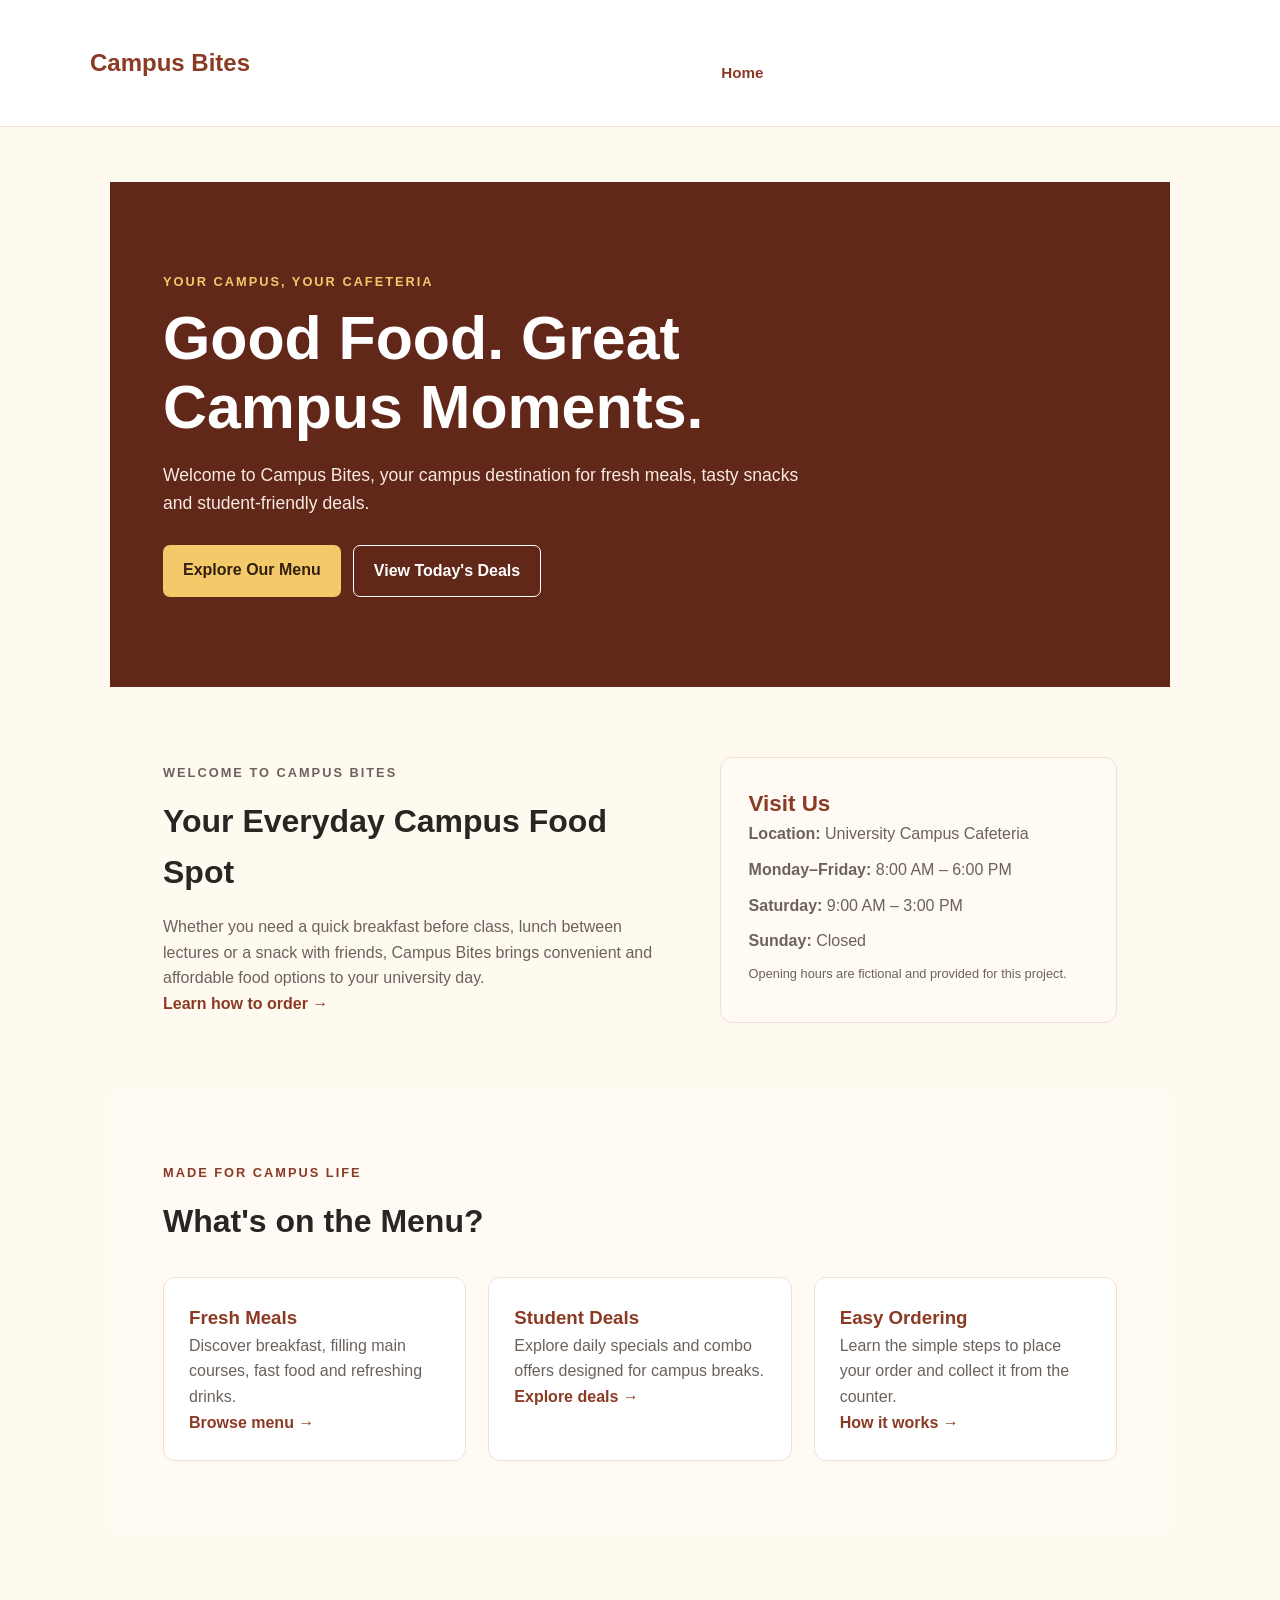
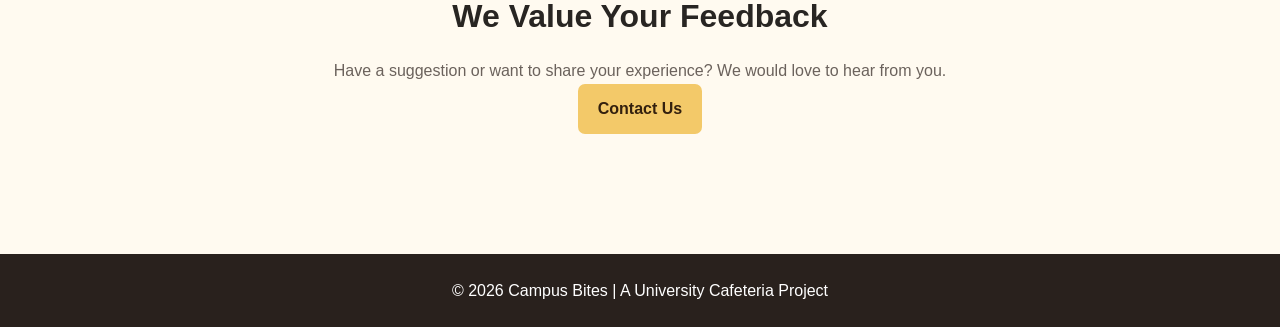
<file: src/index.html>
<!DOCTYPE html>
<html lang="en">
<head>
    <meta charset="UTF-8">
    <meta name="viewport" content="width=device-width, initial-scale=1.0">
    <title>Campus Bites | Home</title>
    <link rel="stylesheet" href="../style/styles.css">
</head>
<body>

    <header class="site-header">
        <div class="container header-content">
            <a class="logo" href="index.html">Campus Bites</a>

            <nav class="site-nav" aria-label="Main navigation">
                <a href="index.html" aria-current="page">Home</a>
                <a href="menu.html">Menu</a>
                <a href="deals.html">Deals</a>
                <a href="order.html">How to Order</a>
                <a href="feedback.html">Feedback</a>
            </nav>
        </div>
    </header>

    <main>
        <section class="hero">
            <div class="container hero-content">
                <p class="eyebrow">YOUR CAMPUS, YOUR CAFETERIA</p>
                <h1>Good Food. Great Campus Moments.</h1>
                <p>
                    Welcome to Campus Bites, your campus destination
                    for fresh meals, tasty snacks and student-friendly deals.
                </p>

                <div class="hero-actions">
                    <a class="button button-primary" href="menu.html">
                        Explore Our Menu
                    </a>
                    <a class="button button-secondary" href="deals.html">
                        View Today's Deals
                    </a>
                </div>
            </div>
        </section>

        <section class="welcome-section container">
            <div>
                <p class="eyebrow">WELCOME TO CAMPUS BITES</p>
                <h2>Your Everyday Campus Food Spot</h2>
                <p>
                    Whether you need a quick breakfast before class,
                    lunch between lectures or a snack with friends,
                    Campus Bites brings convenient and affordable
                    food options to your university day.
                </p>
                <a class="text-link" href="order.html">Learn how to order &rarr;</a>
            </div>

            <div class="info-card">
                <h3>Visit Us</h3>
                <p><strong>Location:</strong> University Campus Cafeteria</p>
                <p><strong>Monday–Friday:</strong> 8:00 AM – 6:00 PM</p>
                <p><strong>Saturday:</strong> 9:00 AM – 3:00 PM</p>
                <p><strong>Sunday:</strong> Closed</p>
                <p class="small-note">
                    Opening hours are fictional and provided for this project.
                </p>
            </div>
        </section>

        <section class="highlights">
            <div class="container">
                <p class="eyebrow">MADE FOR CAMPUS LIFE</p>
                <h2>What's on the Menu?</h2>

                <div class="highlight-grid">
                    <article class="highlight-card">
                        <h3>Fresh Meals</h3>
                        <p>
                            Discover breakfast, filling main courses,
                            fast food and refreshing drinks.
                        </p>
                        <a class="text-link" href="menu.html">Browse menu &rarr;</a>
                    </article>

                    <article class="highlight-card">
                        <h3>Student Deals</h3>
                        <p>
                            Explore daily specials and combo offers
                            designed for campus breaks.
                        </p>
                        <a class="text-link" href="deals.html">Explore deals &rarr;</a>
                    </article>

                    <article class="highlight-card">
                        <h3>Easy Ordering</h3>
                        <p>
                            Learn the simple steps to place your order
                            and collect it from the counter.
                        </p>
                        <a class="text-link" href="order.html">How it works &rarr;</a>
                    </article>
                </div>
            </div>
        </section>

        <section class="feedback-banner">
            <div class="container">
                <h2>We Value Your Feedback</h2>
                <p>
                    Have a suggestion or want to share your experience?
                    We would love to hear from you.
                </p>
                <a class="button button-primary" href="feedback.html">
                    Contact Us
                </a>
            </div>
        </section>
    </main>

    <footer class="site-footer">
        <div class="container">
            <p>&copy; 2026 Campus Bites | A University Cafeteria Project</p>
        </div>
    </footer>

</body>
</html>
</file>
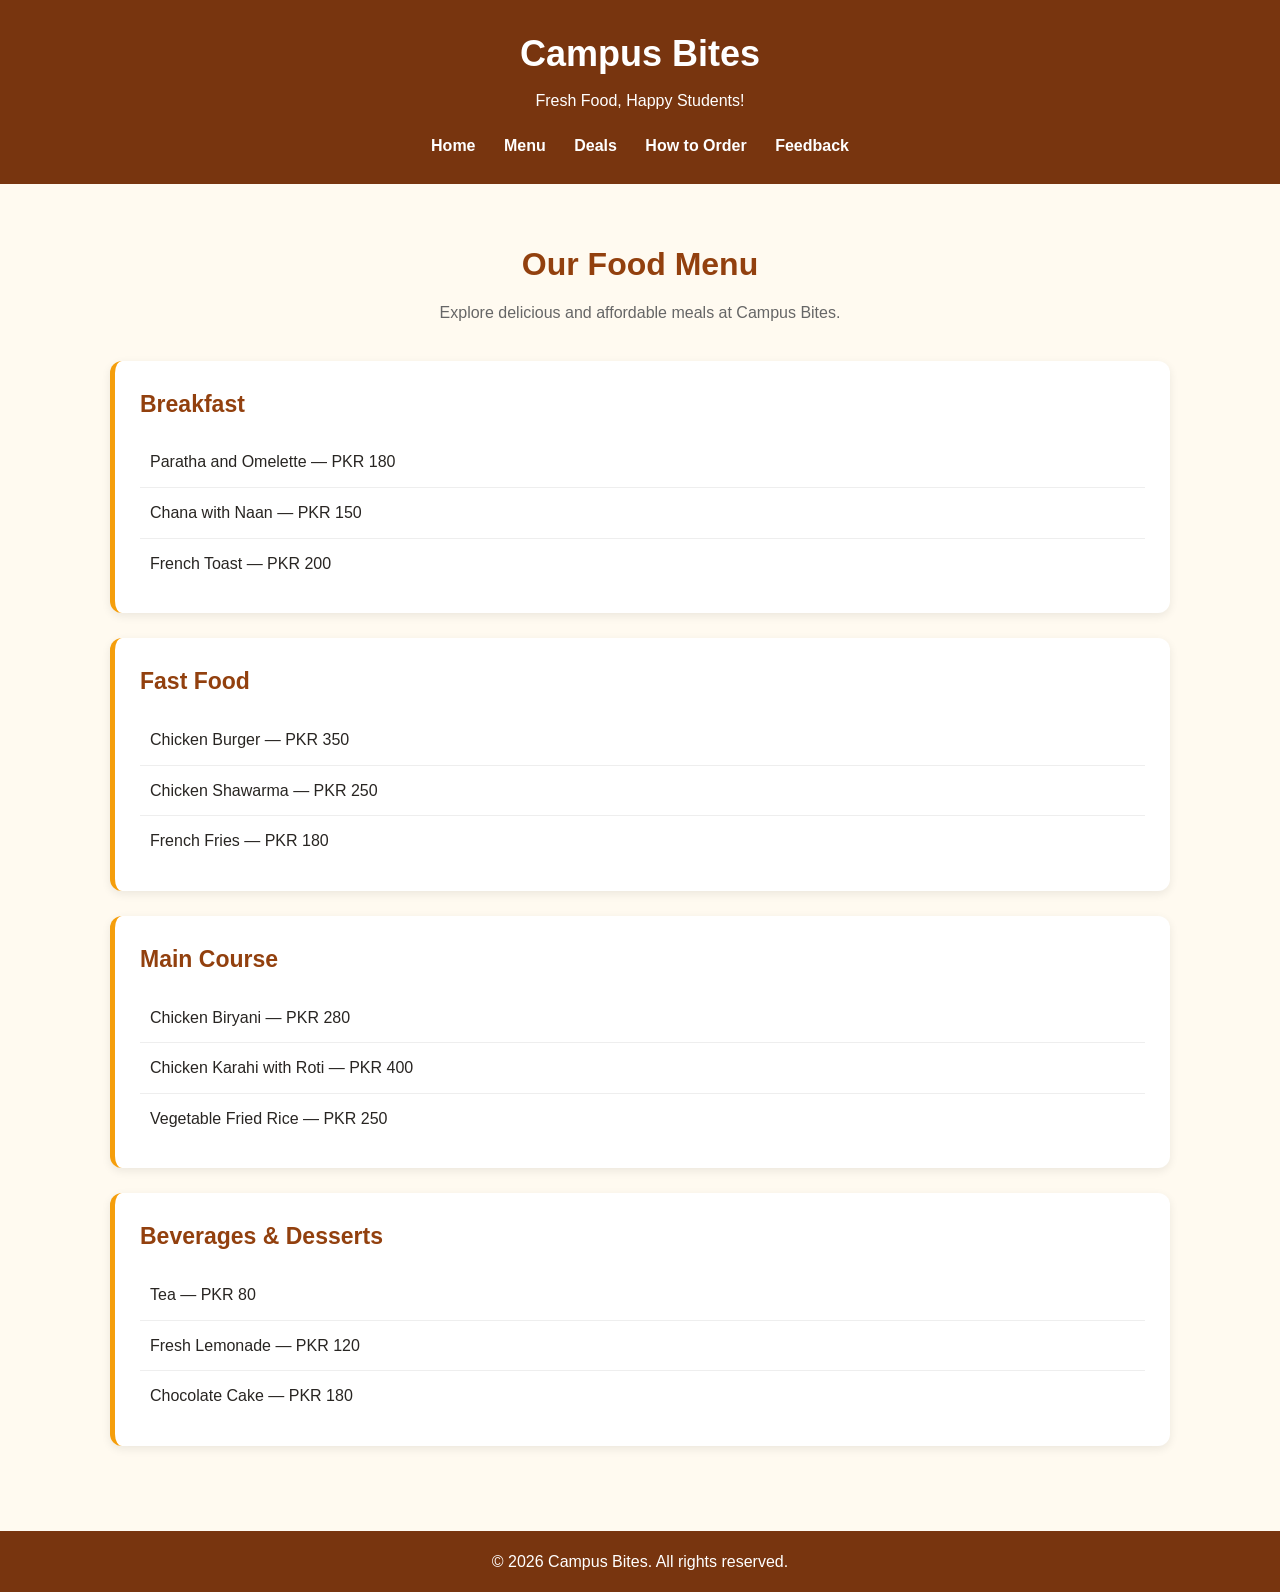
<file: src/menu.html>
<!DOCTYPE html>
<html lang="en">
<head>
    <meta charset="UTF-8">
    <meta name="viewport" content="width=device-width, initial-scale=1.0">
    <title>Menu | Campus Bites</title>
    <link rel="stylesheet" href="../style/styles.css">
</head>
<body>

    <header>
        <h1>Campus Bites</h1>
        <p>Fresh Food, Happy Students!</p>

        <nav>
            <a href="index.html">Home</a>
            <a href="menu.html">Menu</a>
            <a href="deals.html">Deals</a>
            <a href="order.html">How to Order</a>
            <a href="feedback.html">Feedback</a>
        </nav>
    </header>

    <main>
        <h2>Our Food Menu</h2>
        <p>Explore delicious and affordable meals at Campus Bites.</p>

        <section class="menu-category">
            <h3>Breakfast</h3>
            <ul>
                <li>Paratha and Omelette — PKR 180</li>
                <li>Chana with Naan — PKR 150</li>
                <li>French Toast — PKR 200</li>
            </ul>
        </section>

        <section class="menu-category">
            <h3>Fast Food</h3>
            <ul>
                <li>Chicken Burger — PKR 350</li>
                <li>Chicken Shawarma — PKR 250</li>
                <li>French Fries — PKR 180</li>
            </ul>
        </section>

        <section class="menu-category">
            <h3>Main Course</h3>
            <ul>
                <li>Chicken Biryani — PKR 280</li>
                <li>Chicken Karahi with Roti — PKR 400</li>
                <li>Vegetable Fried Rice — PKR 250</li>
            </ul>
        </section>

        <section class="menu-category">
            <h3>Beverages &amp; Desserts</h3>
            <ul>
                <li>Tea — PKR 80</li>
                <li>Fresh Lemonade — PKR 120</li>
                <li>Chocolate Cake — PKR 180</li>
            </ul>
        </section>
    </main>

    <footer>
        <p>&copy; 2026 Campus Bites. All rights reserved.</p>
    </footer>

</body>
</html>
</file>
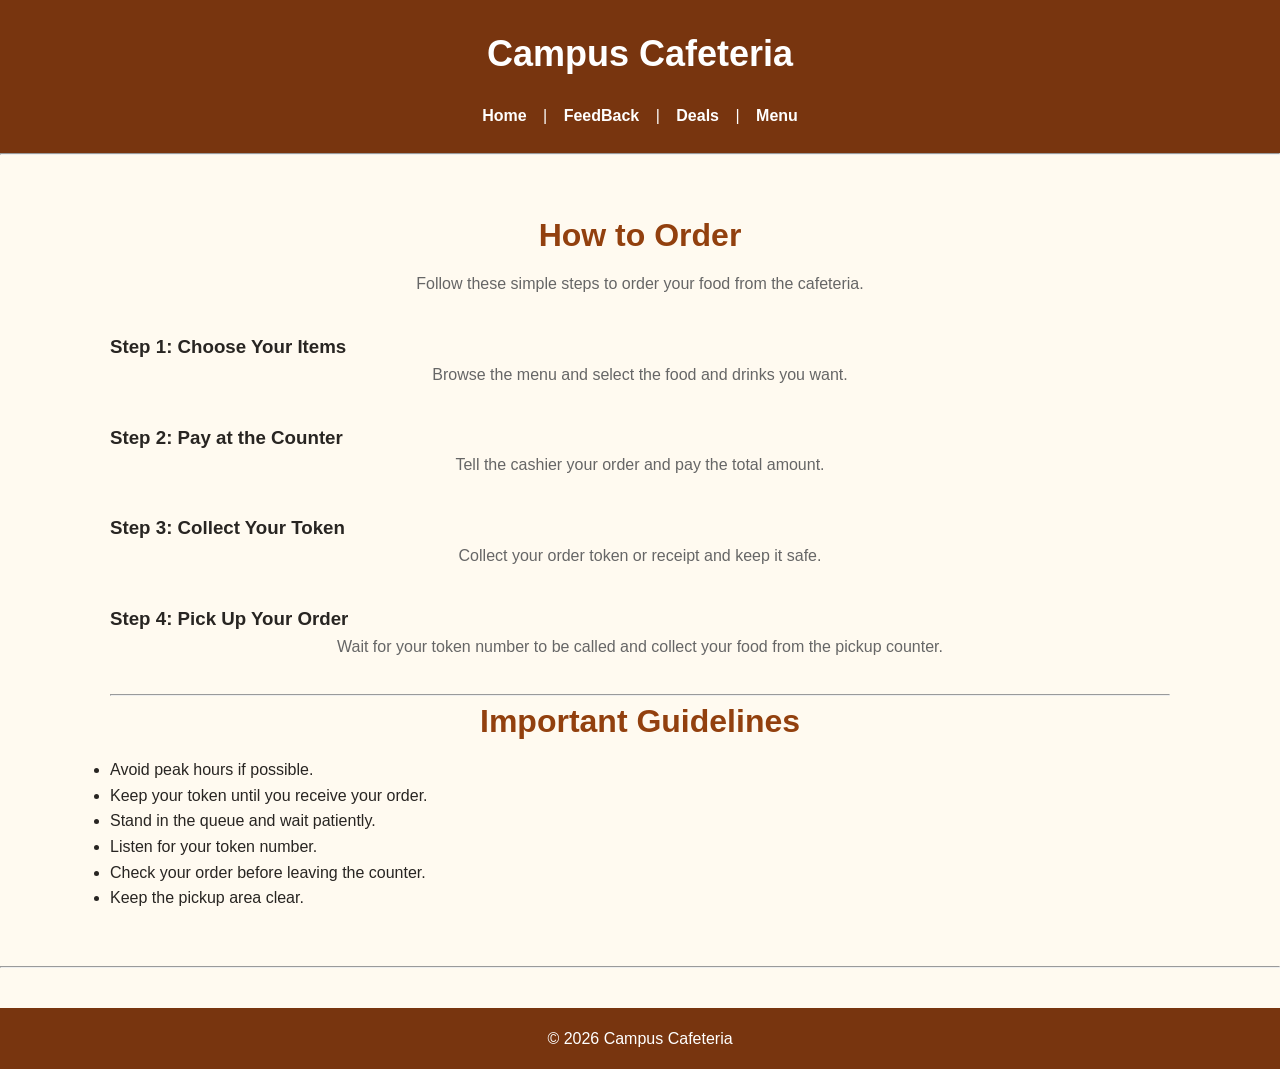
<file: src/order.html>
<!DOCTYPE html>
<html lang="en">
<head>
    <meta charset="UTF-8">
    <meta name="viewport" content="width=device-width, initial-scale=1.0">
    <link rel="stylesheet" href="../style/styles.css">
    <title>How to Order</title>
</head>
<body>

    <header>
        <h1>Campus Cafeteria</h1>

        <nav>
            <a href="index.html">Home</a> |
            <a href="feedback.html">FeedBack</a> |
            <a href="deals.html">Deals</a> |
            <a href="menu.html">Menu</a>
        </nav>
    </header>

    <hr>

    <main>
        <h2>How to Order</h2>
        <p>Follow these simple steps to order your food from the cafeteria.</p>

        <h3>Step 1: Choose Your Items</h3>
        <p>Browse the menu and select the food and drinks you want.</p>

        <h3>Step 2: Pay at the Counter</h3>
        <p>Tell the cashier your order and pay the total amount.</p>

        <h3>Step 3: Collect Your Token</h3>
        <p>Collect your order token or receipt and keep it safe.</p>

        <h3>Step 4: Pick Up Your Order</h3>
        <p>Wait for your token number to be called and collect your food
        from the pickup counter.</p>

        <hr>

        <h2>Important Guidelines</h2>
        <ul>
            <li>Avoid peak hours if possible.</li>
            <li>Keep your token until you receive your order.</li>
            <li>Stand in the queue and wait patiently.</li>
            <li>Listen for your token number.</li>
            <li>Check your order before leaving the counter.</li>
            <li>Keep the pickup area clear.</li>
        </ul>
    </main>

    <hr>

    <footer>
        <p>&copy; 2026 Campus Cafeteria</p>
    </footer>

</body>
</html>
</file>
<file: style/styles.css>
/* =================================
   CAMPUS BITES - GENERAL STYLING
================================= */


body {
    background-color: #fffaf0;
    font-family: Arial, sans-serif;
    margin: 0;
    line-height: 1.6;
    color: var(--text);
}

* {
    margin: 0;
    padding: 0;
    box-sizing: border-box;
}

:root {
    --brand: #8b3a24;
    --brand-dark: #612718;
    --accent: #f3c969;
    --text: #282522;
    --muted: #6b625c;
    --surface: #fffaf4;
    --white: #ffffff;
}



a {
    color: inherit;
}

.container {
    width: 90%;
    max-width: 1100px;
    margin: 0 auto;
}

h1,
h2,
h3,
p {
    margin-top: 0;
}

h2 {
    margin-bottom: 16px;
    font-size: 2rem;
}

.site-header {
    background: var(--white);
    border-bottom: 1px solid #eee4db;
}

.header-content {
    min-height: 76px;
    display: flex;
    align-items: center;
    justify-content: space-between;
    gap: 24px;
}

.logo {
    color: var(--brand);
    font-size: 1.5rem;
    font-weight: 800;
    text-decoration: none;
    white-space: nowrap;
}

.site-nav {
    display: flex;
    flex-wrap: wrap;
    gap: 18px;
}

.site-nav a {
    text-decoration: none;
    font-weight: 600;
    font-size: 0.95rem;
}

.site-nav a:hover,
.site-nav a[aria-current="page"] {
    color: var(--brand);
}

/* ===== Home page: hero ===== */
.hero {
    background: var(--brand-dark);
    color: var(--white);
    padding: 90px 0;
}

.hero-content {
    max-width: 1100px;
}

.eyebrow {
    color: var(--brand);
    font-size: 0.8rem;
    font-weight: 800;
    letter-spacing: 2px;
    margin-bottom: 12px;
}

.hero .eyebrow {
    color: var(--accent);
}

.hero h1 {
    max-width: 720px;
    font-size: clamp(2.2rem, 5vw, 3.8rem);
    line-height: 1.12;
    margin-bottom: 20px;
}

.hero-content > p:not(.eyebrow) {
    max-width: 650px;
    font-size: 1.1rem;
    color: #f8eae2;
}

.hero-actions {
    display: flex;
    flex-wrap: wrap;
    gap: 12px;
    margin-top: 28px;
}

.button {
    display: inline-block;
    padding: 12px 20px;
    border-radius: 7px;
    text-decoration: none;
    font-weight: 700;
    transition: opacity 0.2s ease;
}

.button:hover {
    opacity: 0.85;
}

.button-primary {
    background: var(--accent);
    color: #33200e;
}

.button-secondary {
    border: 1px solid var(--white);
    color: var(--white);
}

/* ===== Home page: welcome and information ===== */
.welcome-section {
    display: grid;
    grid-template-columns: 1.3fr 1fr;
    gap: 40px;
    align-items: center;
    padding-top: 70px;
    padding-bottom: 70px;
}

.welcome-section p {
    color: var(--muted);
}

.info-card {
    padding: 28px;
    border-radius: 12px;
    background: var(--surface);
    border: 1px solid #efe1d4;
}

.info-card h3 {
    color: var(--brand);
    font-size: 1.4rem;
}

.info-card p {
    margin-bottom: 10px;
}

.small-note {
    font-size: 0.8rem;
}

.text-link {
    color: var(--brand);
    font-weight: 700;
    text-decoration: none;
}

.text-link:hover {
    text-decoration: underline;
}

/* ===== Home page: highlights ===== */
.highlights {
    background: var(--surface);
    padding: 70px 0;
}

.highlight-grid {
    display: grid;
    grid-template-columns: repeat(3, minmax(0, 1fr));
    gap: 22px;
    margin-top: 30px;
}

.highlight-card {
    padding: 25px;
    background: var(--white);
    border: 1px solid #efe1d4;
    border-radius: 12px;
}

.highlight-card h3 {
    color: var(--brand);
}

.highlight-card p {
    color: var(--muted);
}

/* ===== Home page: feedback banner ===== */
.feedback-banner {
    padding: 60px 0;
    text-align: center;
}

.feedback-banner p {
    color: var(--muted);
}

.site-footer {
    padding: 24px 0;
    background: #29211d;
    color: var(--white);
    text-align: center;
}

.site-footer p {
    margin: 0;
}

/* ===== Responsive design ===== */
@media (max-width: 800px) {
    .header-content {
        padding-top: 18px;
        padding-bottom: 18px;
        align-items: flex-start;
        flex-direction: column;
    }

    .welcome-section {
        grid-template-columns: 1fr;
        gap: 25px;
    }

    .highlight-grid {
        grid-template-columns: repeat(2, minmax(0, 1fr));
    }
}

@media (max-width: 600px) {
    .site-nav {
        gap: 10px 16px;
    }

    .hero {
        padding: 60px 0;
    }

    .hero-actions {
        flex-direction: column;
        align-items: stretch;
    }

    .button {
        text-align: center;
    }

    .highlight-grid {
        grid-template-columns: 1fr;
    }

    h2 {
        font-size: 1.7rem;
    }
}
/* ==========================================================================
   Base & Typography
   ========================================================================== */



/* Header */

header {
    background-color: #78350f;
    color: white;
    text-align: center;
    padding: 25px 15px;
}

header h1 {
    font-size: 36px;
    margin-bottom: 5px;
}

header p {
    font-size: 16px;
}

/* Navigation */

nav {
    margin-top: 20px;
}

nav a {
    color: white;
    text-decoration: none;
    margin: 0 12px;
    font-weight: bold;
    display: inline-block;
}

nav a:hover {
    color: #fbbf24;
}

/* Main Content */

main {
    max-width: 1100px;
    margin: 35px auto;
    padding: 20px;
}

main > h2 {
    text-align: center;
    color: #92400e;
    font-size: 32px;
    margin-bottom: 10px;
}

main > p {
    text-align: center;
    margin-bottom: 35px;
    color: #666;
}

/* Menu Categories */

.menu-category {
    background-color: white;
    padding: 25px;
    margin-bottom: 25px;
    border-radius: 12px;
    border-left: 5px solid #f59e0b;
    box-shadow: 0 3px 10px rgba(0, 0, 0, 0.08);
}

.menu-category h3 {
    color: #92400e;
    font-size: 23px;
    margin-bottom: 15px;
}

.menu-category ul {
    list-style: none;
}

.menu-category li {
    padding: 12px 10px;
    border-bottom: 1px solid #eee;
    font-size: 16px;
}

.menu-category li:last-child {
    border-bottom: none;
}

/* Footer */

footer {
    background-color: #78350f;
    color: white;
    text-align: center;
    padding: 18px;
    margin-top: 40px;
}

/* =================================
   RESPONSIVE DESIGN
================================= */

/* Tablets */

@media (max-width: 768px) {

    header h1 {
        font-size: 28px;
    }

    nav a {
        margin: 7px;
    }

    main {
        padding: 15px;
    }

    .menu-category {
        padding: 18px;
    }
}

/* Mobile Phones */

@media (max-width: 480px) {

    header h1 {
        font-size: 24px;
    }

    nav a {
        display: block;
        margin: 10px 0;
    }

    main > h2 {
        font-size: 25px;
    }

    .menu-category h3 {
        font-size: 20px;
    }

    .menu-category li {
        font-size: 14px;
    }
}
</file>
